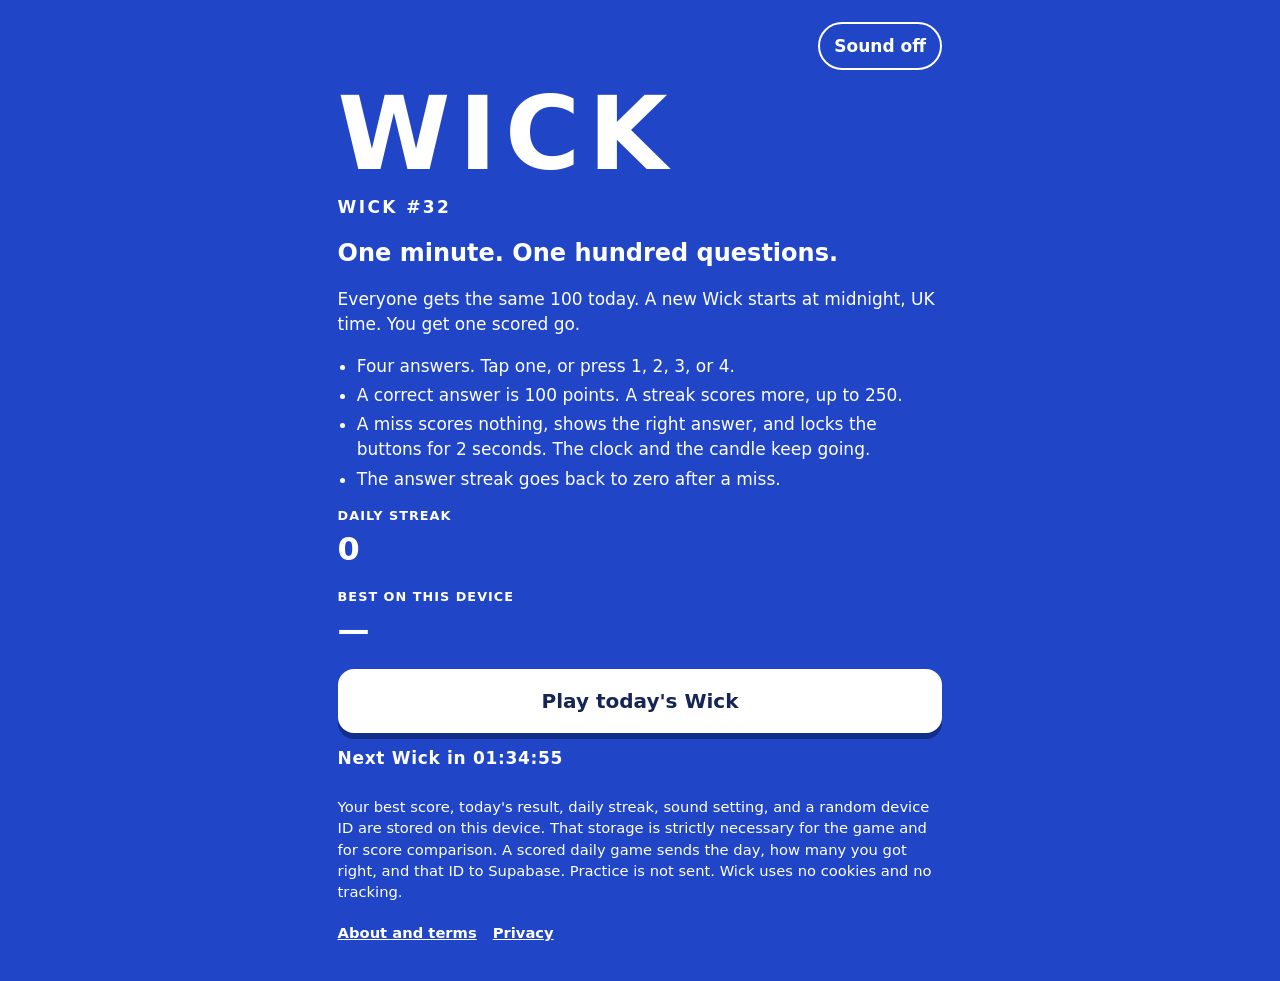
<file: quiz/index.html>
<!DOCTYPE html>
<html lang="en-GB">
<head>
  <meta charset="utf-8">
  <meta name="viewport" content="width=device-width, initial-scale=1">
  <title>Wick — a 1-minute quiz</title>
  <meta name="description" content="Wick is a daily 1-minute quiz. Everyone gets the same 100 questions until midnight UK time. No account, no cookies, no tracking.">
  <meta name="theme-color" content="#2046c7">
  <meta http-equiv="Content-Security-Policy" content="connect-src 'self' https://hlnlkcdmtnbzouomcxcg.supabase.co">
  <link rel="canonical" href="./">
  <link rel="icon" href="favicon.svg" type="image/svg+xml">
  <link rel="stylesheet" href="styles.css">
</head>
<body class="is-start">
  <div class="wrap" id="wrap">
    <a class="skip" href="#main">Skip to content</a>
    <header class="top">
      <div class="top-row">
        <h1>Wick</h1>
        <div class="tools">
          <p class="timer" id="timer" hidden>
            <span class="visually-hidden">Seconds left </span><span id="timer-clock">60</span>
          </p>
          <button type="button" id="sound-toggle" aria-pressed="false" aria-label="Sound off">Sound off</button>
        </div>
      </div>
    </header>
    <main id="main" tabindex="-1">
      <section id="screen-start">
        <div id="daily-open">
          <p class="day-label" id="day-open">Wick</p>
          <p class="lede">One minute. One hundred questions.</p>
          <p>Everyone gets the same 100 today. A new Wick starts at midnight, UK time. You get one scored go.</p>
          <ul class="rules">
            <li>Four answers. Tap one, or press 1, 2, 3, or 4.</li>
            <li>A correct answer is 100 points. A streak scores more, up to 250.</li>
            <li>A miss scores nothing, shows the right answer, and locks the buttons for 2 seconds. The clock and the candle keep going.</li>
          <li>The answer streak goes back to zero after a miss.</li>
          </ul>
          <p class="best-label">Daily streak</p>
          <p class="best-num" id="open-streak">0</p>
          <p class="best-label">Best on this device</p>
          <p class="best-num" id="best-score">—</p>
          <button type="button" class="primary" id="start-btn">Play today's Wick</button>
          <p class="countdown" id="next-open">Next Wick in 00:00:00</p>
        </div>
        <div id="daily-done" hidden>
          <p class="day-label" id="day-done">Wick</p>
          <p class="lede">Today's Wick is done.</p>
          <p class="final-score" id="done-score">0</p>
          <dl class="results">
            <div><dt>Answered</dt><dd id="done-answered">0 of 100</dd></div>
            <div><dt>Accuracy</dt><dd id="done-acc">—</dd></div>
            <div><dt>Best streak</dt><dd id="done-run">0</dd></div>
            <div><dt>Daily streak</dt><dd id="done-daily">0</dd></div>
          </dl>
          <p class="compare" id="compare-done">Player comparison coming soon.</p>
          <p class="countdown" id="next-done">Next Wick in 00:00:00</p>
          <button type="button" class="secondary" id="practice-btn">Practice (not scored)</button>
          <p class="note">Practice uses today's questions again. It does not change today's result, your best score, or your daily streak.</p>
        </div>
        <p id="load-error" class="error" hidden>The questions did not load. Keep questions.js in the same folder as this page.</p>
      </section>
      <section id="screen-play" hidden>
        <div class="play-layout">
          <div class="play-main">
            <p class="meta"><span id="counter">QUESTION 1</span></p>
            <p class="stats"><span id="score">SCORE 0</span><span id="streak">STREAK 0</span></p>
            <h2 id="question" tabindex="-1">
              <span class="cat" id="category">Category</span>
              <span id="question-text"></span>
            </h2>
            <p id="pop" class="pop" aria-hidden="true"></p>
            <div id="choices" class="choices"></div>
            <p id="cooldown" class="cooldown" hidden>
              <span id="cooldown-label">Wait 2</span>
              <span class="cooldown-track" aria-hidden="true"><span id="cooldown-bar"></span></span>
            </p>
            <div class="play-actions">
              <button type="button" class="primary" id="next-btn" hidden>Next question</button>
              <button type="button" class="ghost" id="end-btn">End game</button>
            </div>
          </div>
          <div class="candle-panel" id="candle-panel" aria-hidden="true">
            <div class="candle" id="candle">
              <div class="wax-track">
                <div class="flame" id="candle-flame">
                  <span class="smoke" id="candle-smoke"></span>
                  <span class="flame-outer"></span>
                  <span class="flame-inner"></span>
                </div>
                <div class="wax" id="candle-wax">
                  <span class="drip drip-a"></span>
                  <span class="drip drip-b"></span>
                  <span class="drip drip-c"></span>
                </div>
              </div>
              <div class="holder"></div>
            </div>
          </div>
        </div>
      </section>
      <section id="screen-end" hidden>
        <p class="eyebrow" id="end-reason">Time's up</p>
        <h2 id="verdict" tabindex="-1">Nicely done.</h2>
        <p class="final-score" id="end-score">0</p>
        <p id="practice-note" class="note" hidden>Practice. This run is not scored.</p>
        <p id="new-best" class="new-best" hidden>New best on this device.</p>
        <dl class="results">
          <div><dt>Accuracy</dt><dd id="end-acc">—</dd></div>
          <div><dt>Answered</dt><dd id="end-correct">0 of 100</dd></div>
          <div><dt>Best streak</dt><dd id="end-streak">0</dd></div>
          <div><dt>Daily streak</dt><dd id="end-daily">0</dd></div>
        </dl>
        <p id="grid" class="grid" aria-hidden="true"></p>
        <p class="compare" id="compare">Player comparison coming soon.</p>
        <p class="countdown" id="next-end">Next Wick in 00:00:00</p>
        <div class="end-actions">
          <button type="button" class="primary" id="share-btn">Share result</button>
          <p id="share-status" role="status"></p>
          <div id="share-fallback" hidden>
            <p>Select the result below and copy it.</p>
            <textarea id="share-text" readonly spellcheck="false" aria-label="Result text to copy"></textarea>
          </div>
          <button type="button" class="secondary" id="again-btn">Practice (not scored)</button>
        </div>
      </section>
    </main>
    <footer>
      <p>Your best score, today's result, daily streak, sound setting, and a random device ID are stored on this device. That storage is strictly necessary for the game and for score comparison. A scored daily game sends the day, how many you got right, and that ID to Supabase. Practice is not sent. Wick uses no cookies and no tracking.</p>
      <nav aria-label="Information">
        <a href="about.html">About and terms</a>
        <a href="privacy.html">Privacy</a>
      </nav>
    </footer>
    <noscript>
      <p>Wick needs JavaScript to run the quiz. The script is stored with this page and is not loaded from another website.</p>
    </noscript>
  </div>
  <div id="confirm" class="modal" hidden>
    <div class="modal-card" role="dialog" aria-modal="true" aria-labelledby="confirm-title">
      <h2 id="confirm-title">End this game?</h2>
        <p id="confirm-copy">Ending now keeps this as today's scored Wick.</p>
      <div class="modal-actions">
        <button type="button" id="confirm-yes">End now</button>
        <button type="button" class="secondary" id="confirm-no">Keep playing</button>
      </div>
    </div>
  </div>
  <div id="live" class="visually-hidden" aria-live="polite"></div>
  <script src="questions.js"></script>
  <script src="questions-extra.js"></script>
  <script src="daily.js"></script>
  <script src="config.js"></script>
  <script src="stats.js"></script>
  <script src="game.js"></script>
</body>
</html>
</file>
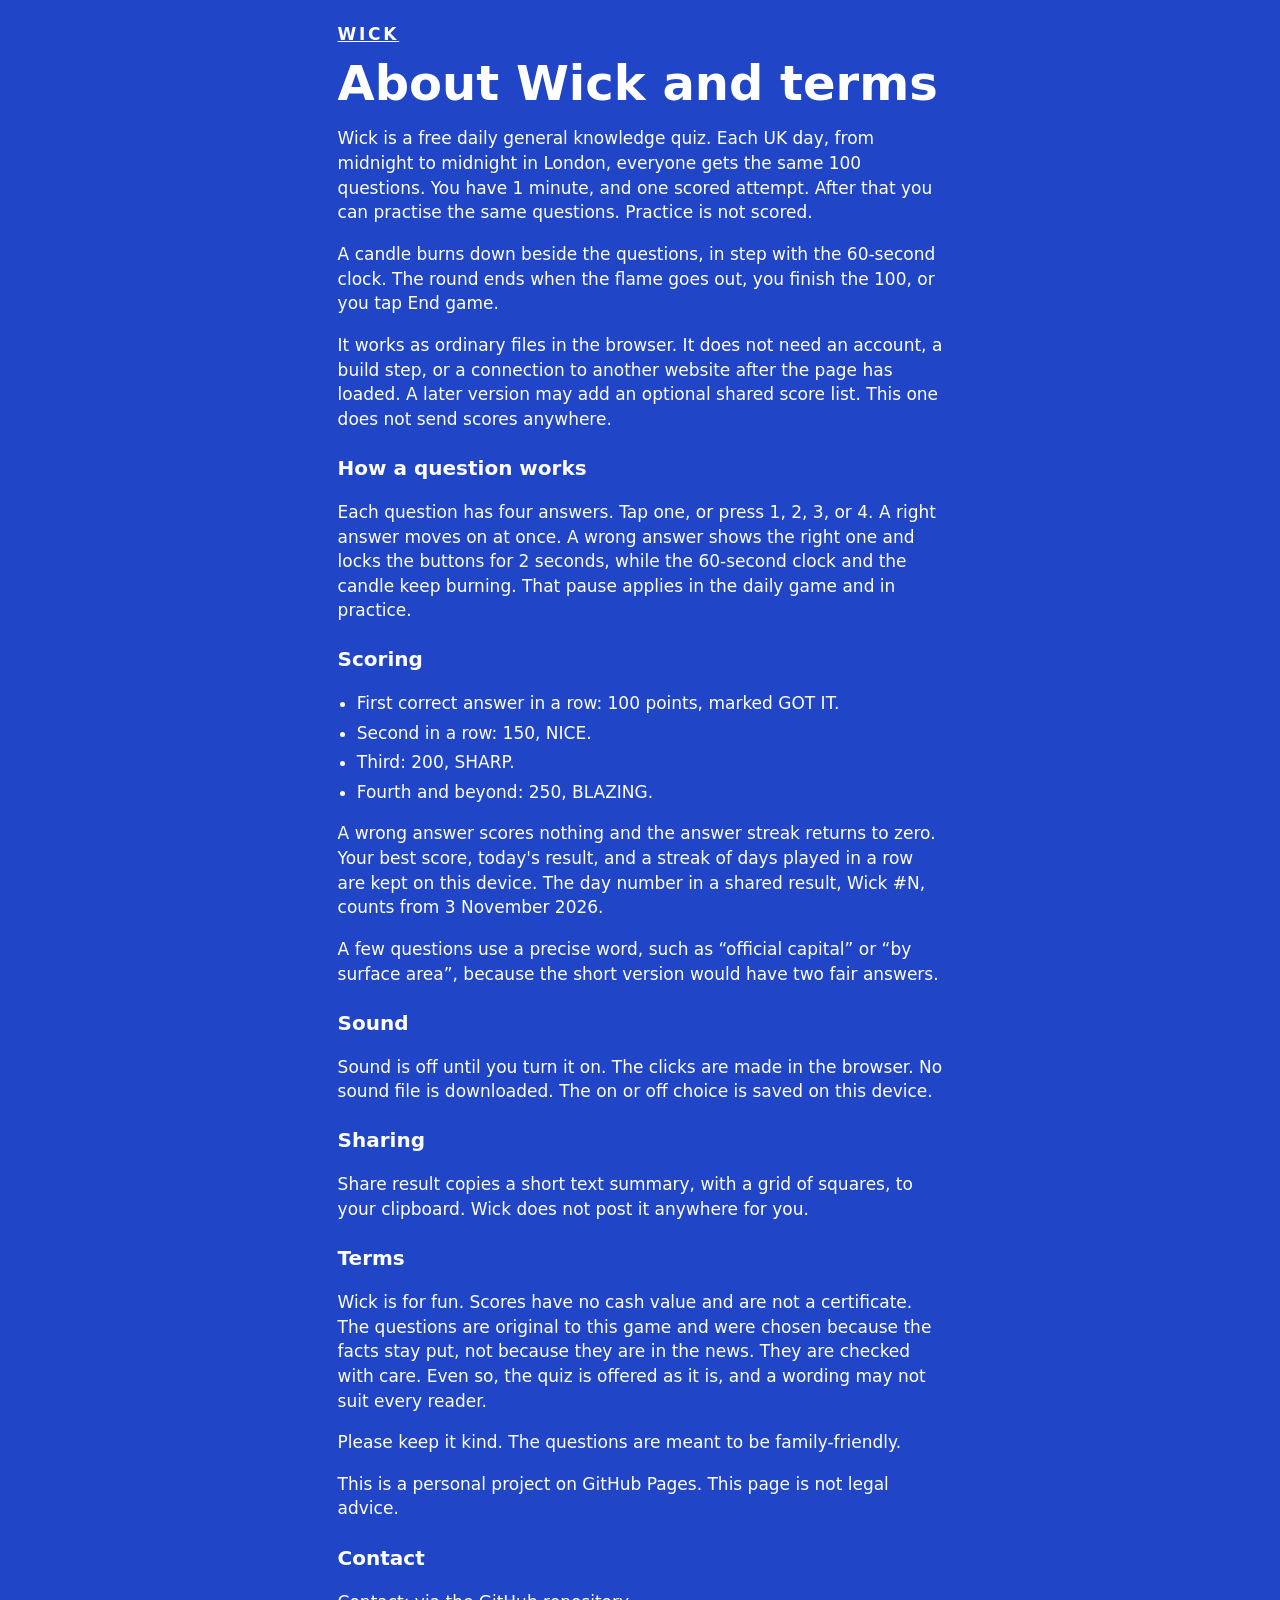
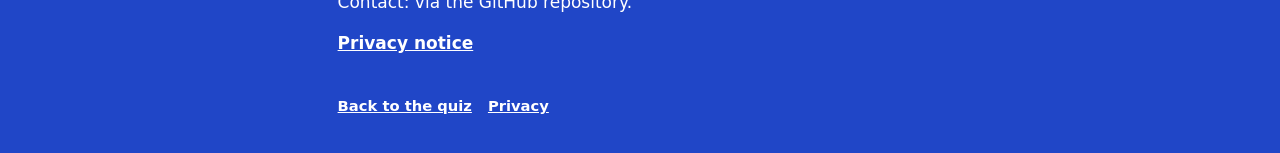
<file: quiz/about.html>
<!DOCTYPE html>
<html lang="en-GB">
<head>
  <meta charset="utf-8">
  <meta name="viewport" content="width=device-width, initial-scale=1">
  <title>About Wick and terms</title>
  <meta name="description" content="How Wick works: one daily minute, the same 100 questions for everyone, a candle timer, and a result you can copy.">
  <meta name="theme-color" content="#2046c7">
  <link rel="icon" href="favicon.svg" type="image/svg+xml">
  <link rel="stylesheet" href="styles.css">
</head>
<body>
  <div class="wrap">
    <a class="skip" href="#main">Skip to content</a>
    <header class="top">
      <p class="brand"><a href="index.html">Wick</a></p>
    </header>
    <main id="main" class="prose" tabindex="-1">
      <h1>About Wick and terms</h1>
      <p>Wick is a free daily general knowledge quiz. Each UK day, from midnight to midnight in London, everyone gets the same 100 questions. You have 1 minute, and one scored attempt. After that you can practise the same questions. Practice is not scored.</p>
      <p>A candle burns down beside the questions, in step with the 60-second clock. The round ends when the flame goes out, you finish the 100, or you tap End game.</p>
      <p>It works as ordinary files in the browser. It does not need an account, a build step, or a connection to another website after the page has loaded. A later version may add an optional shared score list. This one does not send scores anywhere.</p>
      <h2>How a question works</h2>
      <p>Each question has four answers. Tap one, or press 1, 2, 3, or 4. A right answer moves on at once. A wrong answer shows the right one and locks the buttons for 2 seconds, while the 60-second clock and the candle keep burning. That pause applies in the daily game and in practice.</p>
      <h2>Scoring</h2>
      <ul>
        <li>First correct answer in a row: 100 points, marked GOT IT.</li>
        <li>Second in a row: 150, NICE.</li>
        <li>Third: 200, SHARP.</li>
        <li>Fourth and beyond: 250, BLAZING.</li>
      </ul>
      <p>A wrong answer scores nothing and the answer streak returns to zero. Your best score, today's result, and a streak of days played in a row are kept on this device. The day number in a shared result, Wick #N, counts from 3 November 2026.</p>
      <p>A few questions use a precise word, such as “official capital” or “by surface area”, because the short version would have two fair answers.</p>
      <h2>Sound</h2>
      <p>Sound is off until you turn it on. The clicks are made in the browser. No sound file is downloaded. The on or off choice is saved on this device.</p>
      <h2>Sharing</h2>
      <p>Share result copies a short text summary, with a grid of squares, to your clipboard. Wick does not post it anywhere for you.</p>
      <h2>Terms</h2>
      <p>Wick is for fun. Scores have no cash value and are not a certificate. The questions are original to this game and were chosen because the facts stay put, not because they are in the news. They are checked with care. Even so, the quiz is offered as it is, and a wording may not suit every reader.</p>
      <p>Please keep it kind. The questions are meant to be family-friendly.</p>
      <p>This is a personal project on GitHub Pages. This page is not legal advice.</p>
      <h2>Contact</h2>
      <p>Contact: via the GitHub repository.</p>
      <p><a href="privacy.html">Privacy notice</a></p>
    </main>
    <footer>
      <nav aria-label="Information">
        <a href="index.html">Back to the quiz</a>
        <a href="privacy.html">Privacy</a>
      </nav>
    </footer>
  </div>
</body>
</html>
</file>
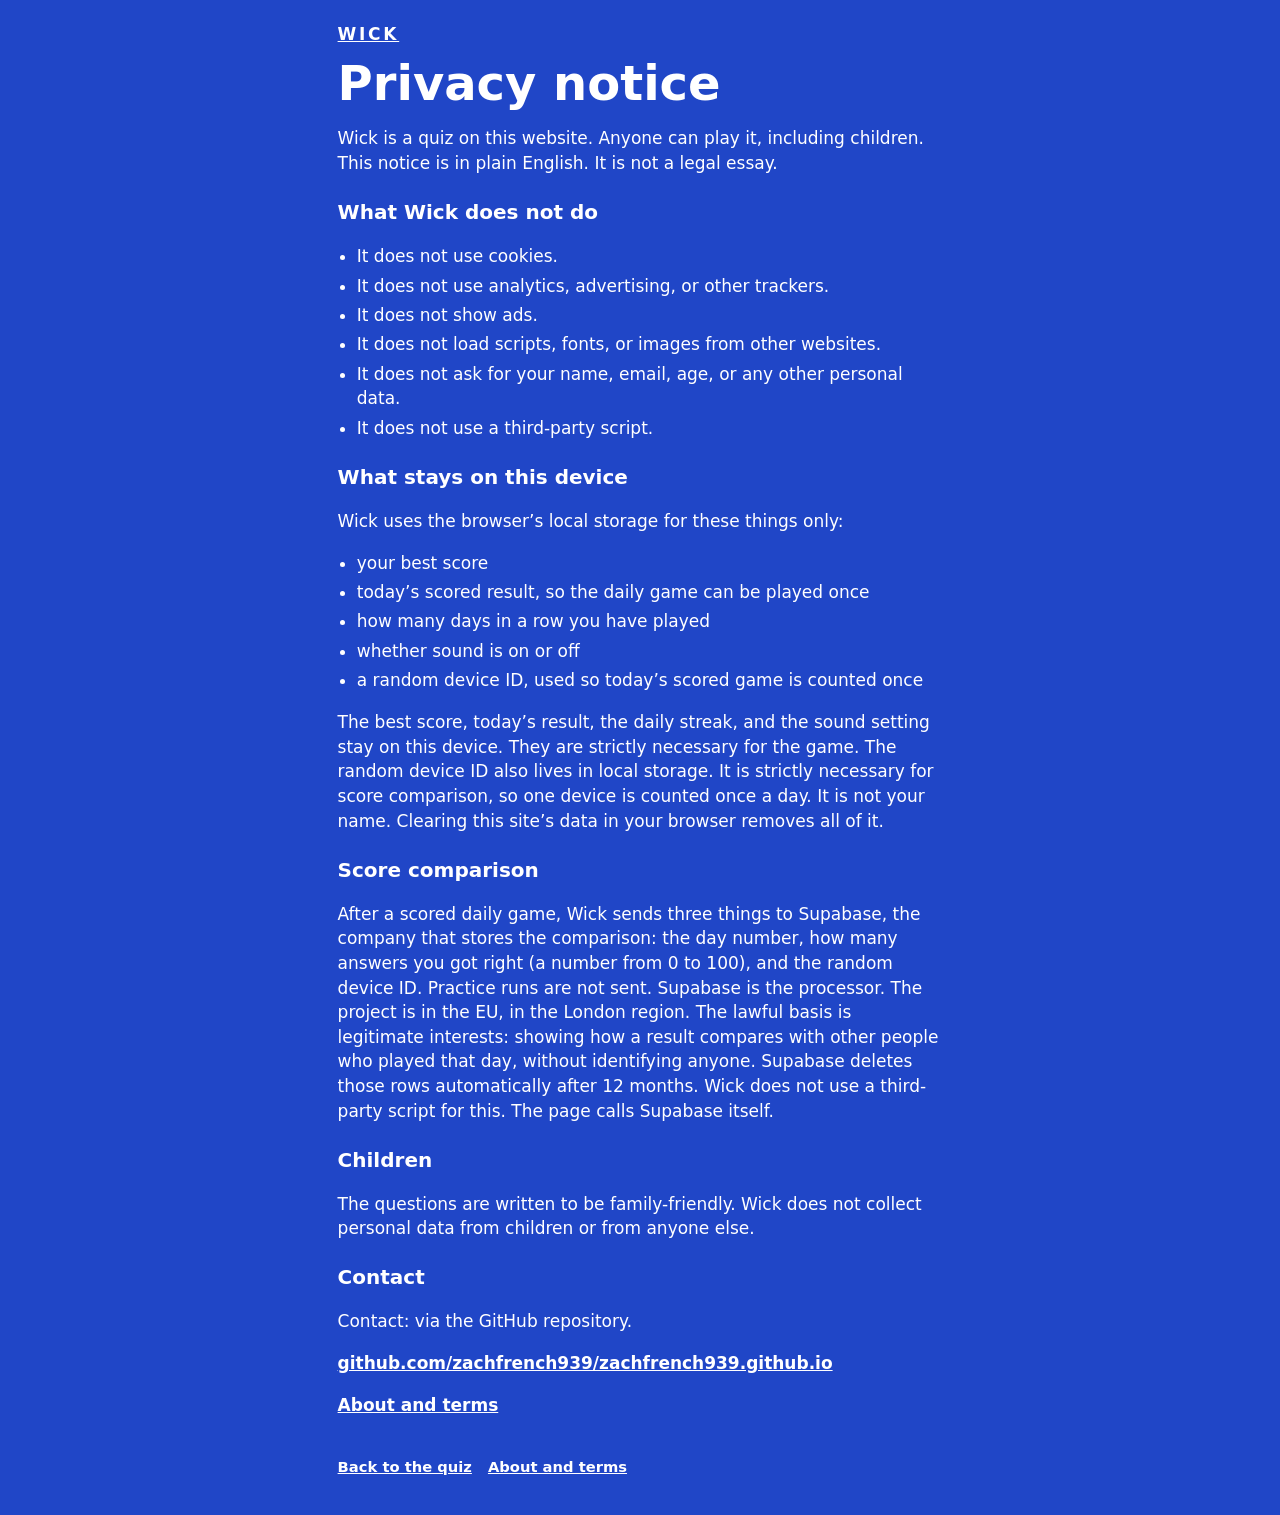
<file: quiz/privacy.html>
<!DOCTYPE html>
<html lang="en-GB">
<head>
  <meta charset="utf-8">
  <meta name="viewport" content="width=device-width, initial-scale=1">
  <title>Wick privacy notice</title>
  <meta name="description" content="Wick stores a best score, today's result, a daily streak, and a sound setting on this device. Score comparison, when switched on, sends only a score, a day number, and a random device ID.">
  <meta name="theme-color" content="#2046c7">
  <link rel="icon" href="favicon.svg" type="image/svg+xml">
  <link rel="stylesheet" href="styles.css">
</head>
<body>
  <div class="wrap">
    <a class="skip" href="#main">Skip to content</a>
    <header class="top">
      <p class="brand"><a href="index.html">Wick</a></p>
    </header>
    <main id="main" class="prose" tabindex="-1">
      <h1>Privacy notice</h1>
      <p>Wick is a quiz on this website. Anyone can play it, including children. This notice is in plain English. It is not a legal essay.</p>
      <h2>What Wick does not do</h2>
      <ul>
        <li>It does not use cookies.</li>
        <li>It does not use analytics, advertising, or other trackers.</li>
        <li>It does not show ads.</li>
        <li>It does not load scripts, fonts, or images from other websites.</li>
        <li>It does not ask for your name, email, age, or any other personal data.</li>
        <li>It does not use a third-party script.</li>
      </ul>
      <h2>What stays on this device</h2>
      <p>Wick uses the browser’s local storage for these things only:</p>
      <ul>
        <li>your best score</li>
        <li>today’s scored result, so the daily game can be played once</li>
        <li>how many days in a row you have played</li>
        <li>whether sound is on or off</li>
        <li>a random device ID, used so today’s scored game is counted once</li>
      </ul>
      <p>The best score, today’s result, the daily streak, and the sound setting stay on this device. They are strictly necessary for the game. The random device ID also lives in local storage. It is strictly necessary for score comparison, so one device is counted once a day. It is not your name. Clearing this site’s data in your browser removes all of it.</p>
      <h2>Score comparison</h2>
      <p>After a scored daily game, Wick sends three things to Supabase, the company that stores the comparison: the day number, how many answers you got right (a number from 0 to 100), and the random device ID. Practice runs are not sent. Supabase is the processor. The project is in the EU, in the London region. The lawful basis is legitimate interests: showing how a result compares with other people who played that day, without identifying anyone. Supabase deletes those rows automatically after 12 months. Wick does not use a third-party script for this. The page calls Supabase itself.</p>
      <h2>Children</h2>
      <p>The questions are written to be family-friendly. Wick does not collect personal data from children or from anyone else.</p>
      <h2>Contact</h2>
      <p>Contact: via the GitHub repository.</p>
      <p><a href="https://github.com/zachfrench939/zachfrench939.github.io">github.com/zachfrench939/zachfrench939.github.io</a></p>
      <p><a href="about.html">About and terms</a></p>
    </main>
    <footer>
      <nav aria-label="Information">
        <a href="index.html">Back to the quiz</a>
        <a href="about.html">About and terms</a>
      </nav>
    </footer>
  </div>
</body>
</html>
</file>
<file: quiz/styles.css>
:root {
  --bg: #2046c7;
  --bg-deep: #18349a;
  --ink: #ffffff;
  --navy: #172554;
  --gold: #ffe08a;
  --good: #0a5c34;
  --bad: #9d2c2c;
  --idle: #d5def8;
  --shadow: #132e86;
  --card: #ffffff;
}

* { box-sizing: border-box; }

[hidden] { display: none !important; }

html { text-size-adjust: 100%; }

body {
  margin: 0;
  min-height: 100dvh;
  background: var(--bg);
  color: var(--ink);
  font-family: system-ui, "Segoe UI", Roboto, "Helvetica Neue", Arial, sans-serif;
  font-size: 1.0625rem;
  line-height: 1.45;
}

body.modal-open { overflow: hidden; }

.wrap {
  max-width: 40rem;
  margin: 0 auto;
  padding:
    calc(1rem + env(safe-area-inset-top))
    calc(1.1rem + env(safe-area-inset-right))
    calc(1.5rem + env(safe-area-inset-bottom))
    calc(1.1rem + env(safe-area-inset-left));
}

.skip {
  position: absolute;
  left: 1rem;
  top: -4rem;
  z-index: 5;
  background: var(--card);
  color: var(--navy);
  padding: 0.55rem 0.9rem;
  border-radius: 10px;
  font-weight: 800;
}

.skip:focus { top: 1rem; }

:focus { outline: none; }

:focus-visible {
  outline: 3px solid var(--gold);
  outline-offset: 3px;
}

button, a { touch-action: manipulation; }

button {
  font: inherit;
  cursor: pointer;
}

h1 {
  margin: 0;
  font-weight: 800;
  letter-spacing: 0.08em;
  text-transform: uppercase;
  line-height: 0.95;
}

body.is-start h1 {
  font-size: clamp(3.4rem, 18vw, 6.4rem);
  margin-top: 0.35rem;
}

body.is-play h1,
body.is-end h1 {
  font-size: 1.35rem;
  letter-spacing: 0.16em;
}

.top-row {
  display: flex;
  flex-wrap: wrap;
  align-items: center;
  gap: 0.55rem 0.75rem;
}

body.is-start .top-row { align-items: flex-start; }

body.is-start h1 {
  flex: 1 0 100%;
  order: 2;
}

body.is-start .tools { order: 1; }

.tools {
  margin-left: auto;
  display: flex;
  align-items: center;
  gap: 0.7rem;
}

body.is-play .wrap { max-width: 56rem; }

.play-layout {
  display: flex;
  flex-direction: column;
  gap: 0.75rem;
}

.timer {
  margin: 0;
  font-size: clamp(3rem, 14vw, 4.6rem);
  font-weight: 800;
  font-variant-numeric: tabular-nums;
  letter-spacing: 0.02em;
  line-height: 0.9;
}

body.is-play .timer {
  min-width: 4.2ch;
  text-align: right;
}

.timer.is-low {
  color: var(--gold);
  animation: wick-urgent 0.7s ease-in-out infinite;
}

body.is-urgent { background: #1736b0; }

body.is-urgent .wick span { animation: wick-burn 0.7s ease-in-out infinite; }

@keyframes wick-urgent {
  0%, 100% { transform: scale(1); }
  50% { transform: scale(1.07); }
}

@keyframes wick-burn {
  0%, 100% { filter: brightness(1); }
  50% { filter: brightness(1.45); }
}

#sound-toggle,
.brand-link,
.secondary,
.ghost {
  min-height: 48px;
  border-radius: 999px;
  border: 2px solid var(--ink);
  background: transparent;
  color: var(--ink);
  font-weight: 800;
  padding: 0.4rem 0.9rem;
}

.brand {
  margin: 0;
  font-weight: 800;
  letter-spacing: 0.16em;
  text-transform: uppercase;
}

.brand a,
footer a,
.prose a {
  color: var(--ink);
}

.wick {
  height: 0.7rem;
  margin-top: 0.7rem;
  background: var(--bg-deep);
  border-radius: 999px;
  overflow: hidden;
}

.wick span {
  display: block;
  height: 100%;
  width: 100%;
  background: var(--gold);
  border-radius: inherit;
}

.lede {
  font-size: clamp(1.25rem, 3vw, 1.5rem);
  font-weight: 800;
  margin: 1rem 0 0.4rem;
}

.rules {
  margin: 0.4rem 0 1rem;
  padding-left: 1.2rem;
}

.rules li { margin: 0.3rem 0; }

.best-label {
  margin: 0.4rem 0 0;
  font-size: 0.8rem;
  font-weight: 800;
  letter-spacing: 0.08em;
  text-transform: uppercase;
}

.best-num {
  margin: 0 0 1rem;
  font-size: 2rem;
  font-weight: 800;
}

.primary,
.choice,
.modal-card button {
  border: 0;
  border-radius: 16px;
  background: var(--card);
  color: var(--navy);
  font-weight: 800;
  box-shadow: 0 6px 0 var(--shadow);
  transition: transform 0.08s ease, box-shadow 0.08s ease;
}

.primary:active,
.choice:active:not(:disabled),
.modal-card button:active {
  transform: translateY(4px);
  box-shadow: 0 2px 0 var(--shadow);
}

.primary {
  width: 100%;
  min-height: 64px;
  font-size: 1.25rem;
  padding: 0.8rem 1rem;
}

.choice {
  width: 100%;
  min-height: 76px;
  display: flex;
  align-items: center;
  gap: 0.85rem;
  text-align: left;
  padding: 1rem 1.05rem;
  font-size: 1.25rem;
  border-radius: 18px;
  user-select: none;
}

.choice:disabled { cursor: default; opacity: 1; }

.key {
  flex: none;
  width: 1.8rem;
  height: 1.8rem;
  display: inline-grid;
  place-items: center;
  border-radius: 999px;
  background: var(--bg);
  color: var(--ink);
  font-weight: 800;
}

.choice-text {
  flex: 1;
  min-width: 0;
}

.choices {
  display: flex;
  flex-direction: column;
  gap: 0.7rem;
}

.meta,
.stats {
  display: flex;
  justify-content: space-between;
  gap: 0.75rem;
  margin: 0.85rem 0 0;
  font-size: 0.85rem;
  font-weight: 800;
  letter-spacing: 0.08em;
  text-transform: uppercase;
}

.stats { margin-top: 0.25rem; }

#question {
  display: flex;
  flex-direction: column;
  align-items: flex-start;
  gap: 0.55rem;
  margin: 0.9rem 0 0.3rem;
}

.cat {
  margin: 0;
  background: var(--gold);
  color: var(--navy);
  font-size: 0.78rem;
  font-weight: 800;
  letter-spacing: 0.12em;
  text-transform: uppercase;
  padding: 0.22rem 0.55rem;
  border-radius: 999px;
}

#question-text {
  font-size: clamp(1.45rem, 4.4vw, 2.05rem);
  font-weight: 800;
  line-height: 1.22;
}

.pop {
  min-height: 1.6rem;
  margin: 0.35rem 0 0.7rem;
  font-size: 1.35rem;
  font-weight: 800;
  letter-spacing: 0.06em;
  color: var(--gold);
}

.pop.is-bad { color: #ffe1dc; }

.pop.is-show { animation: rise 0.45s ease; }

@keyframes rise {
  from { transform: translateY(8px); opacity: 0; }
  to { transform: translateY(0); opacity: 1; }
}

.choice.is-correct,
.choice.is-correct:hover {
  background: var(--good);
  color: var(--ink);
  box-shadow: 0 6px 0 #064026;
}

.choice.is-correct .key { background: var(--ink); color: var(--good); }

.choice.is-wrong,
.choice.is-wrong:hover {
  background: var(--bad);
  color: var(--ink);
  box-shadow: 0 6px 0 #6d1d1d;
}

.choice.is-wrong .key { background: var(--ink); color: var(--bad); }

.choice.is-idle,
.choice.is-idle:hover {
  background: var(--idle);
  color: var(--navy);
  box-shadow: none;
}

.play-actions, .end-actions {
  display: flex;
  flex-direction: column;
  gap: 0.7rem;
  margin-top: 0.9rem;
}

.ghost, .secondary {
  width: 100%;
  border-radius: 16px;
  box-shadow: none;
}

.eyebrow {
  margin: 1rem 0 0.2rem;
  font-size: 0.85rem;
  font-weight: 800;
  letter-spacing: 0.12em;
  text-transform: uppercase;
}

#verdict {
  margin: 0.2rem 0;
  font-size: clamp(1.7rem, 5vw, 2.3rem);
  line-height: 1.15;
}

.final-score {
  margin: 0.2rem 0 0.6rem;
  font-size: clamp(3rem, 12vw, 4.5rem);
  font-weight: 800;
  line-height: 0.95;
  font-variant-numeric: tabular-nums;
}

.results {
  display: grid;
  grid-template-columns: 1fr 1fr;
  gap: 0.7rem;
  margin: 0.4rem 0 0.8rem;
}

.results div {
  background: var(--bg-deep);
  border-radius: 14px;
  padding: 0.7rem 0.8rem;
}

.results dt {
  font-size: 0.75rem;
  font-weight: 800;
  letter-spacing: 0.08em;
  text-transform: uppercase;
}

.results dd {
  margin: 0.15rem 0 0;
  font-size: 1.25rem;
  font-weight: 800;
}

.new-best {
  margin: 0 0 0.6rem;
  font-weight: 800;
  color: var(--gold);
}

.grid {
  display: grid;
  gap: 0.15rem;
  margin: 0.2rem 0 0.8rem;
  font-size: 1.25rem;
  letter-spacing: 0.14em;
  line-height: 1.4;
}

#share-status { min-height: 1.4rem; font-weight: 800; margin: 0.3rem 0; }

textarea {
  width: 100%;
  min-height: 9rem;
  border: 0;
  border-radius: 12px;
  padding: 0.75rem;
  font: inherit;
  color: var(--navy);
  background: var(--card);
}

.error {
  background: var(--card);
  color: var(--bad);
  padding: 0.75rem 1rem;
  border-radius: 12px;
  font-weight: 800;
}

footer {
  margin-top: 1.6rem;
  font-size: 0.92rem;
}

footer p { margin: 0 0 0.4rem; }

footer nav {
  display: flex;
  flex-wrap: wrap;
  gap: 0.2rem 1rem;
}

footer a {
  display: inline-flex;
  align-items: center;
  min-height: 48px;
  font-weight: 800;
}

.modal {
  position: fixed;
  inset: 0;
  z-index: 20;
  background: rgba(8, 16, 48, 0.72);
  display: grid;
  place-items: center;
  padding: 1rem;
}

.modal-card {
  width: min(24rem, 100%);
  background: var(--card);
  color: var(--navy);
  border-radius: 18px;
  padding: 1.15rem;
}

.modal-card h2 { margin: 0 0 0.4rem; font-size: 1.45rem; }

.modal-card p { margin: 0 0 1rem; }

.modal-actions { display: flex; flex-direction: column; gap: 0.6rem; }

.modal-card button { width: 100%; min-height: 52px; font-size: 1.05rem; }

.modal-card .secondary {
  background: transparent;
  color: var(--navy);
  border-color: var(--navy);
  box-shadow: none;
}

.prose h1 {
  font-size: clamp(2rem, 7vw, 3rem);
  letter-spacing: 0;
  text-transform: none;
  line-height: 1.1;
  margin: 0.6rem 0 0.8rem;
}

.prose h2 { font-size: 1.25rem; margin: 1.4rem 0 0.4rem; }

.prose ul { padding-left: 1.2rem; }

.prose li { margin: 0.3rem 0; }

.prose a { font-weight: 800; }

.visually-hidden {
  position: absolute;
  width: 1px;
  height: 1px;
  padding: 0;
  margin: -1px;
  overflow: hidden;
  clip: rect(0, 0, 0, 0);
  white-space: nowrap;
  border: 0;
}

@media (hover: hover) {
  .primary:hover,
  .choice:hover:not(:disabled) { background: #f4f7ff; }
  #sound-toggle:hover,
  .ghost:hover,
  .secondary:hover { background: rgba(255, 255, 255, 0.12); }
}

.day-label {
  margin: 0.8rem 0 0;
  font-weight: 800;
  letter-spacing: 0.14em;
  text-transform: uppercase;
}

.countdown {
  margin: 0.8rem 0 0;
  font-weight: 800;
  font-variant-numeric: tabular-nums;
  letter-spacing: 0.04em;
}

.note, .compare {
  margin: 0.45rem 0 0;
  font-size: 0.95rem;
}

.compare { font-weight: 800; }

.cooldown {
  margin: 0.7rem 0 0;
  font-weight: 800;
}

.cooldown-track {
  display: block;
  height: 0.6rem;
  margin-top: 0.35rem;
  background: #18349a;
  border-radius: 999px;
  overflow: hidden;
}

#cooldown-label {
  display: block;
  font-size: 1.35rem;
  letter-spacing: 0.06em;
}

#cooldown-bar {
  display: block;
  height: 100%;
  width: 100%;
  background: #ffe08a;
}

.candle-panel {
  height: 4.6rem;
}

.candle {
  --burn: 100%;
  height: 100%;
  display: flex;
  flex-direction: row;
  align-items: flex-end;
}

.wax-track {
  order: 2;
  flex: 1 1 auto;
  min-width: 0;
  height: 100%;
  display: flex;
  flex-direction: row;
  align-items: flex-end;
}

.holder {
  order: 1;
  width: 1.1rem;
  height: 0.7rem;
  flex: none;
  background: #c9a24a;
  border-radius: 0 0 4px 4px;
}

.wax {
  order: 1;
  position: relative;
  width: var(--burn);
  height: 1.15rem;
  background: linear-gradient(#fff4d2, #f0c14b 70%, #e0a832);
  border-radius: 3px 8px 3px 3px;
  box-shadow: inset 0 -4px 0 rgba(160, 100, 20, 0.18);
  transition: width 0.2s linear;
}

.flame {
  order: 2;
  position: relative;
  width: 1.4rem;
  height: 2.1rem;
  flex: none;
  margin-bottom: 0.35rem;
}

.flame-outer,
.flame-inner {
  position: absolute;
  left: 50%;
  bottom: 0;
  transform: translateX(-50%);
  border-radius: 50% 50% 45% 45% / 60% 60% 40% 40%;
}

.flame-outer {
  width: 1.15rem;
  height: 1.7rem;
  background: radial-gradient(ellipse at 50% 80%, #fff6c2 0%, #ffc14a 42%, #ff6a00 78%, transparent 80%);
  filter: drop-shadow(0 0 6px rgba(255, 150, 40, 0.85));
  transform-origin: 50% 100%;
  animation: flicker 0.16s ease-in-out infinite alternate, sway 0.85s ease-in-out infinite;
}

.flame-inner {
  width: 0.45rem;
  height: 0.8rem;
  bottom: 0.15rem;
  background: #fff8e4;
  transform-origin: 50% 100%;
  animation: flicker 0.12s ease-in-out infinite alternate;
}

.drip {
  display: none;
}

.smoke {
  position: absolute;
  left: 50%;
  bottom: 0.2rem;
  width: 0.7rem;
  height: 0.7rem;
  margin-left: -0.35rem;
  border-radius: 50%;
  background: rgba(255, 255, 255, 0.72);
  opacity: 0;
  pointer-events: none;
}

.candle.is-out .flame-outer,
.candle.is-out .flame-inner { opacity: 0; animation: none; }

.candle.is-out .smoke { animation: puff 0.9s ease-out forwards; }

@keyframes flicker {
  from { transform: translateX(-50%) scale(0.94, 0.9); }
  to { transform: translateX(-50%) scale(1.06, 1.12); }
}

@keyframes sway {
  from { margin-left: -1px; }
  to { margin-left: 1px; }
}

@keyframes drip-fall {
  0% { height: 0; opacity: 0; }
  15% { opacity: 1; }
  75% { height: 1.6rem; opacity: 1; }
  100% { height: 2.1rem; opacity: 0; }
}

@keyframes puff {
  0% { opacity: 0; transform: translateY(0) scale(0.4); }
  25% { opacity: 0.8; }
  100% { opacity: 0; transform: translateY(-2.4rem) scale(1.8); }
}

@media (min-width: 860px) {
  .play-layout {
    display: grid;
    grid-template-columns: minmax(0, 1fr) 8.5rem;
    gap: 1.25rem;
    align-items: stretch;
  }

  .candle-panel {
    height: 28rem;
  }

  .candle {
    height: 100%;
    flex-direction: column;
    justify-content: flex-end;
    align-items: center;
  }

  .wax-track {
    order: 1;
    flex: 1 1 auto;
    width: 100%;
    height: auto;
    min-height: 0;
    flex-direction: column;
    justify-content: flex-end;
    align-items: center;
  }

  .holder {
    order: 2;
    width: 4.2rem;
    height: 0.7rem;
    border-radius: 3px;
  }

  .wax {
    order: 2;
    width: 2.15rem;
    height: var(--burn);
    border-radius: 6px 6px 2px 2px;
    transition: height 0.2s linear;
  }

  .flame {
    order: 1;
    width: 2rem;
    height: 2.6rem;
    margin: 0 0 -2px;
  }

  .flame-outer { width: 1.35rem; height: 2.15rem; }

  .drip {
    display: block;
    position: absolute;
    top: 22%;
    width: 0.45rem;
    height: 0;
    background: linear-gradient(#fff1c4, #e7b34a);
    border-radius: 0 0 0.45rem 0.45rem;
    animation: drip-fall 2.6s ease-in infinite;
  }

  .drip-a { left: -0.15rem; }
  .drip-b { right: -0.2rem; animation-delay: 0.9s; }
  .drip-c { left: 0.7rem; animation-delay: 1.6s; top: 48%; }
}

@media (prefers-reduced-motion: reduce) {
  *, *::before, *::after {
    animation: none !important;
    transition: none !important;
  }
  .primary:active,
  .choice:active,
  .choice:active:not(:disabled),
  .modal-card button:active,
  .timer.is-low { transform: none !important; }
  .drip { display: none !important; }
  .wax { transition: none !important; }
  .candle.is-out .smoke {
    animation: none !important;
    opacity: 0.8;
    transform: none;
  }
}

@media (min-width: 720px) {
  .wrap { padding-top: 1.4rem; }
  .results { grid-template-columns: 1fr 1fr 1fr 1fr; }
}
</file>
